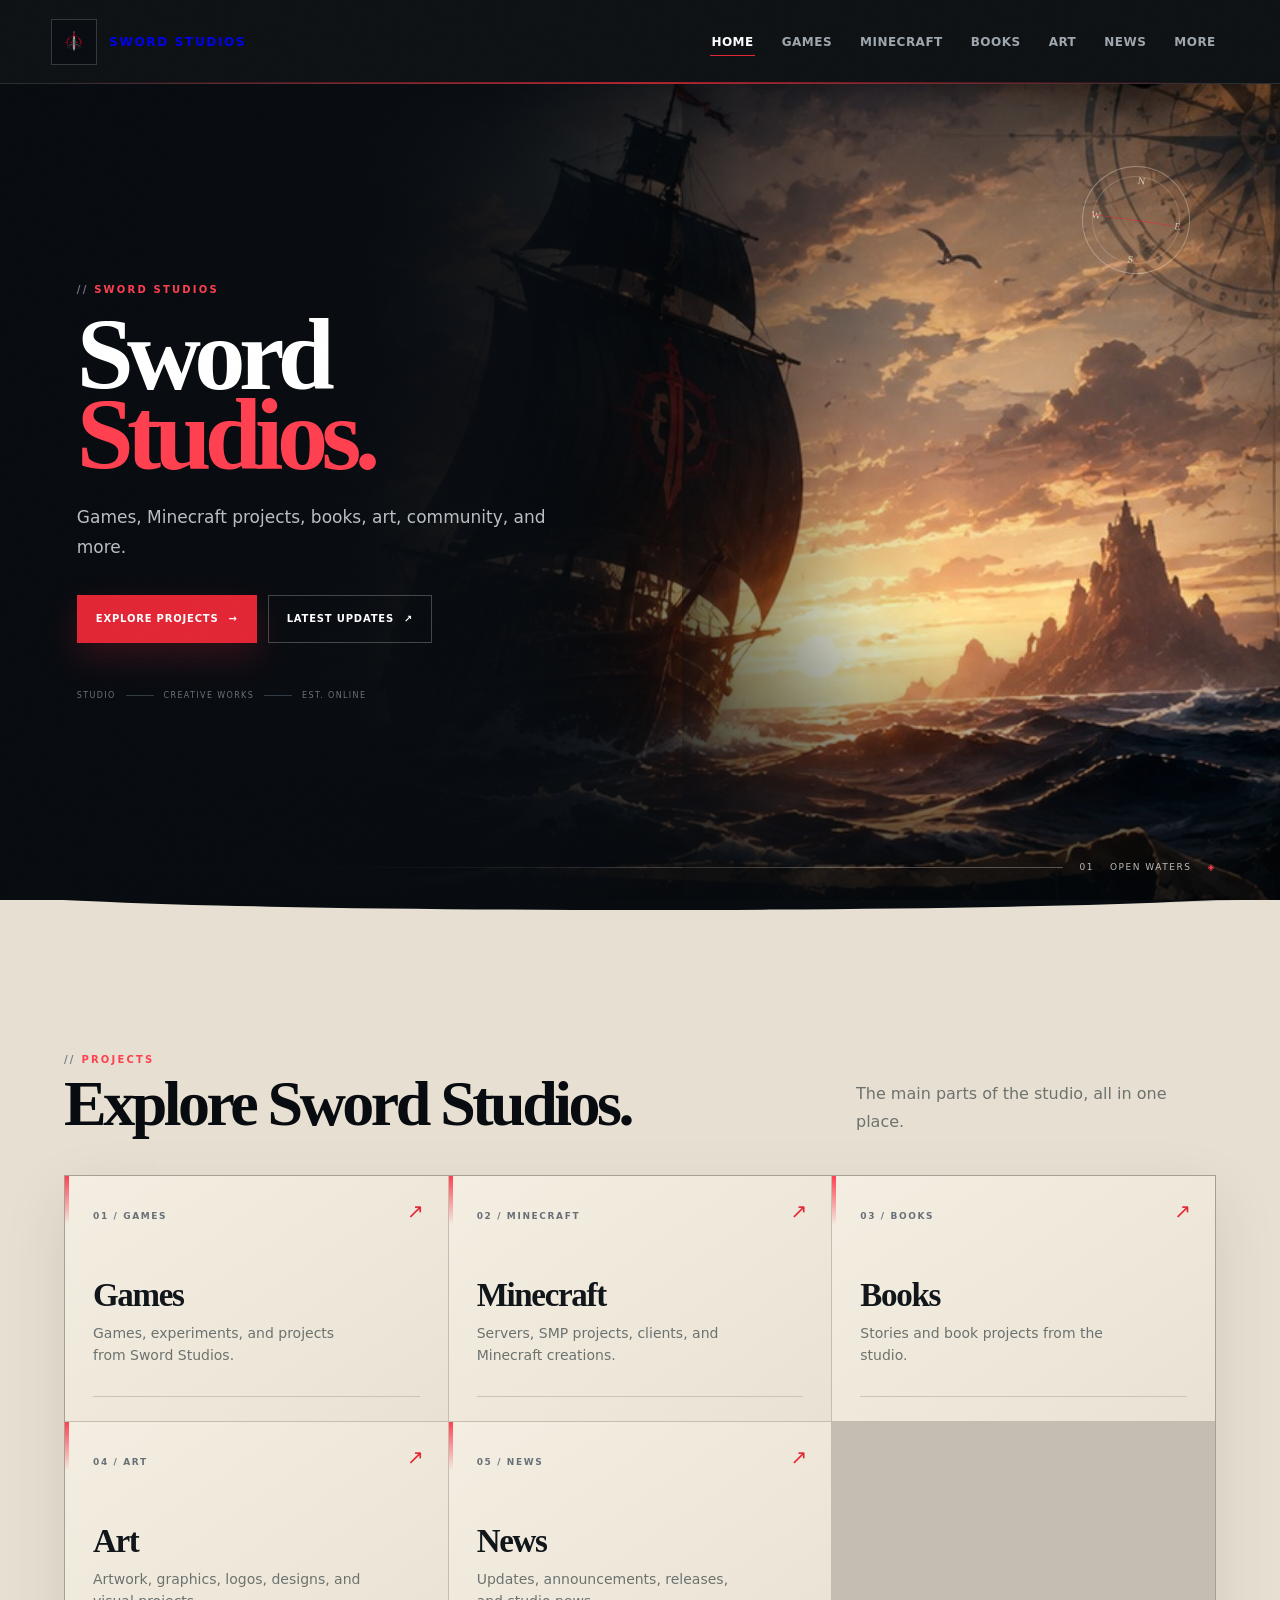
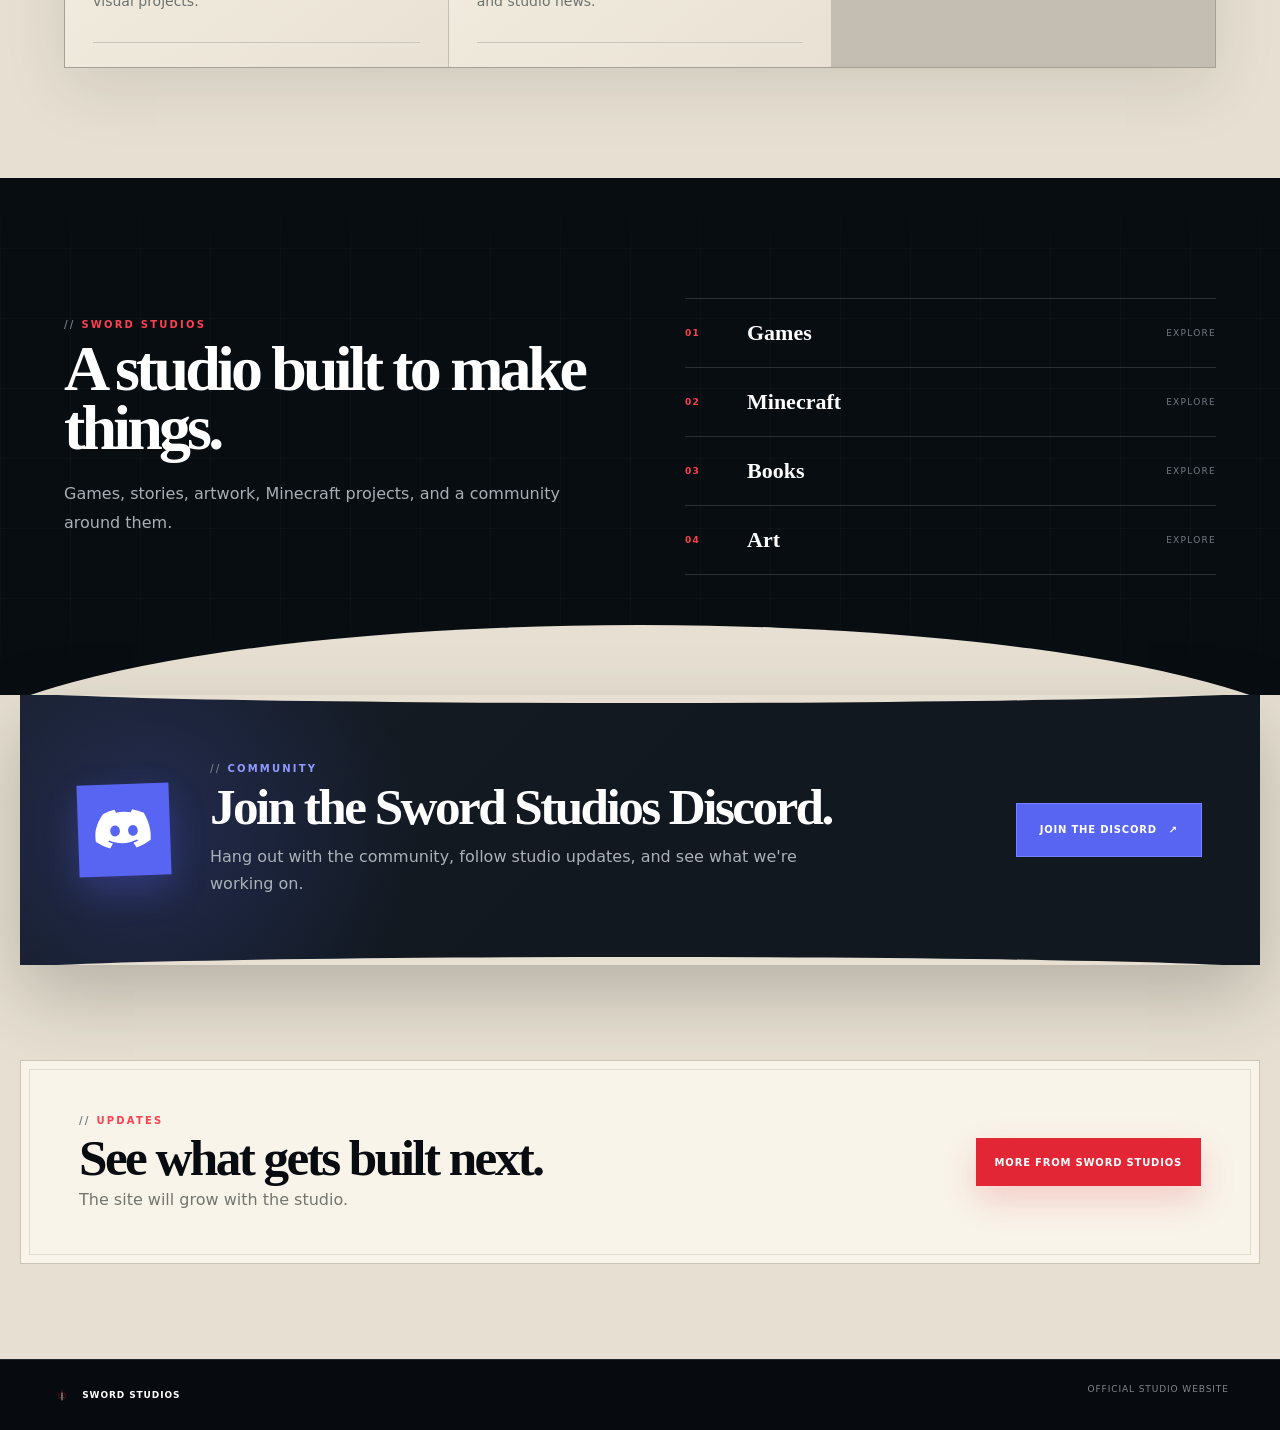
<file: index.html>
<!doctype html>
<html lang="en">
<head>
<meta charset="utf-8"><meta name="viewport" content="width=device-width,initial-scale=1">
<title>Sword Studios</title>
<meta name="description" content="The official Sword Studios website — games, Minecraft, books, art, community, and more.">
<link rel="icon" href="assets/favicon.png" type="image/png"><link rel="stylesheet" href="styles.css">
</head>
<body>
<div class="page-grain" aria-hidden="true"></div>
<header class="site-header">
  <a class="brand" href="index.html" aria-label="Sword Studios home">
    <div class="brand-mark"><img src="assets/favicon.png" alt=""></div><span>SWORD STUDIOS</span>
  </a>
  <button class="menu-button" aria-label="Open navigation" aria-expanded="false"><span></span><span></span><span></span></button>
  <nav class="nav"><a class="active" href="index.html">Home</a><a href="games.html">Games</a><a href="minecraft.html">Minecraft</a><a href="books.html">Books</a><a href="art.html">Art</a><a href="news.html">News</a><a href="more.html">More</a></nav>
</header>
<main>
<section class="hero">
  <div class="hero-map-lines" aria-hidden="true"></div>
  <div class="hero-copy reveal">
    <div class="eyebrow">Sword Studios</div>
    <h1>Sword<br><span>Studios.</span></h1>
    <p>Games, Minecraft projects, books, art, community, and more.</p>
    <div class="hero-buttons"><a class="button primary" href="#projects">Explore projects <span>→</span></a><a class="button secondary" href="news.html">Latest updates <span>↗</span></a></div>
    <div class="hero-coordinates"><span>STUDIO</span><i></i><span>CREATIVE WORKS</span><i></i><span>EST. ONLINE</span></div>
  </div>
  <div class="hero-art reveal delay-1">
    <div class="hero-ocean"></div>
    <div class="hero-art-vignette"></div>
    <div class="hero-compass" aria-hidden="true"><span>N</span><span>E</span><span>S</span><span>W</span></div>
    <div class="hero-caption"><span>01</span><span>OPEN WATERS</span><span>◈</span></div>
  </div>
</section>
<section class="paper-break" aria-hidden="true"><div></div></section>
<section class="section projects" id="projects">
  <div class="section-inner">
    <div class="section-heading reveal"><div><div class="section-kicker">Projects</div><h2>Explore Sword Studios.</h2></div><p>The main parts of the studio, all in one place.</p></div>
    <div class="project-grid">
      <a class="project-card reveal" href="games.html" aria-label="Games"><span class="project-number">01 / GAMES</span><span class="project-arrow">↗</span><h3>Games</h3><p>Games, experiments, and projects from Sword Studios.</p><div class="card-line"></div></a>
      <a class="project-card reveal delay-1" href="minecraft.html"><span class="project-number">02 / MINECRAFT</span><span class="project-arrow">↗</span><h3>Minecraft</h3><p>Servers, SMP projects, clients, and Minecraft creations.</p><div class="card-line"></div></a>
      <a class="project-card reveal delay-2" href="books.html"><span class="project-number">03 / BOOKS</span><span class="project-arrow">↗</span><h3>Books</h3><p>Stories and book projects from the studio.</p><div class="card-line"></div></a>
      <a class="project-card reveal" href="art.html"><span class="project-number">04 / ART</span><span class="project-arrow">↗</span><h3>Art</h3><p>Artwork, graphics, logos, designs, and visual projects.</p><div class="card-line"></div></a>
      <a class="project-card reveal delay-1" href="news.html"><span class="project-number">05 / NEWS</span><span class="project-arrow">↗</span><h3>News</h3><p>Updates, announcements, releases, and studio news.</p><div class="card-line"></div></a>
    </div>
  </div>
</section>
<section class="ocean-section">
  <div class="ocean-section-inner">
    <div class="ocean-copy reveal"><div class="section-kicker">Sword Studios</div><h2>A studio built to make things.</h2><p>Games, stories, artwork, Minecraft projects, and a community around them.</p></div>
    <div class="route-grid reveal delay-1">
      <a href="games.html"><span>01</span><strong>Games</strong><em>Explore</em></a>
      <a href="minecraft.html"><span>02</span><strong>Minecraft</strong><em>Explore</em></a>
      <a href="books.html"><span>03</span><strong>Books</strong><em>Explore</em></a>
      <a href="art.html"><span>04</span><strong>Art</strong><em>Explore</em></a>
    </div>
  </div>
</section>
<section class="discord-cta reveal">
  <div class="scroll-edge top" aria-hidden="true"></div>
  <div class="discord-inner">
    <div class="discord-emblem" aria-hidden="true">
      <svg viewBox="0 0 48 48" role="img"><path fill="currentColor" d="M40.9 10.3A38.2 38.2 0 0 0 31.3 7l-1.2 2.5a28 28 0 0 0-12.2 0L16.7 7a38.2 38.2 0 0 0-9.6 3.3C1.1 17.9-.6 25.4.2 32.8a38.7 38.7 0 0 0 11.8 6 29 29 0 0 0 2.5-3.9 24.6 24.6 0 0 1-3.9-1.9l.9-.7c7.5 3.5 15.6 3.5 23 0l.9.7c-1.2.7-2.5 1.3-3.9 1.9a29 29 0 0 0 2.5 3.9 38.7 38.7 0 0 0 11.8-6c.9-8.6-1.5-16-4.9-22.5ZM16.6 29.1c-2.2 0-4-2-4-4.5s1.8-4.5 4-4.5 4 2 4 4.5-1.8 4.5-4 4.5Zm14.8 0c-2.2 0-4-2-4-4.5s1.8-4.5 4-4.5 4 2 4 4.5-1.8 4.5-4 4.5Z"/></svg>
    </div>
    <div class="discord-copy"><div class="section-kicker">Community</div><h2>Join the Sword Studios Discord.</h2><p>Hang out with the community, follow studio updates, and see what we're working on.</p></div>
    <a class="discord-button" href="https://discord.gg/aHGEQFrE2t" target="_blank" rel="noopener">Join the Discord <span>↗</span></a>
  </div>
  <div class="scroll-edge bottom" aria-hidden="true"></div>
</section>
<section class="closing reveal"><div><div class="section-kicker">Updates</div><h2>See what gets built next.</h2><p>The site will grow with the studio.</p></div><a class="button primary" href="more.html">More from Sword Studios</a></section>
</main>
<footer><div class="footer-brand"><img src="assets/favicon.png" alt=""> <span>SWORD STUDIOS</span></div><span>Official studio website</span></footer>
<script src="script.js"></script>
</body></html>
</file>
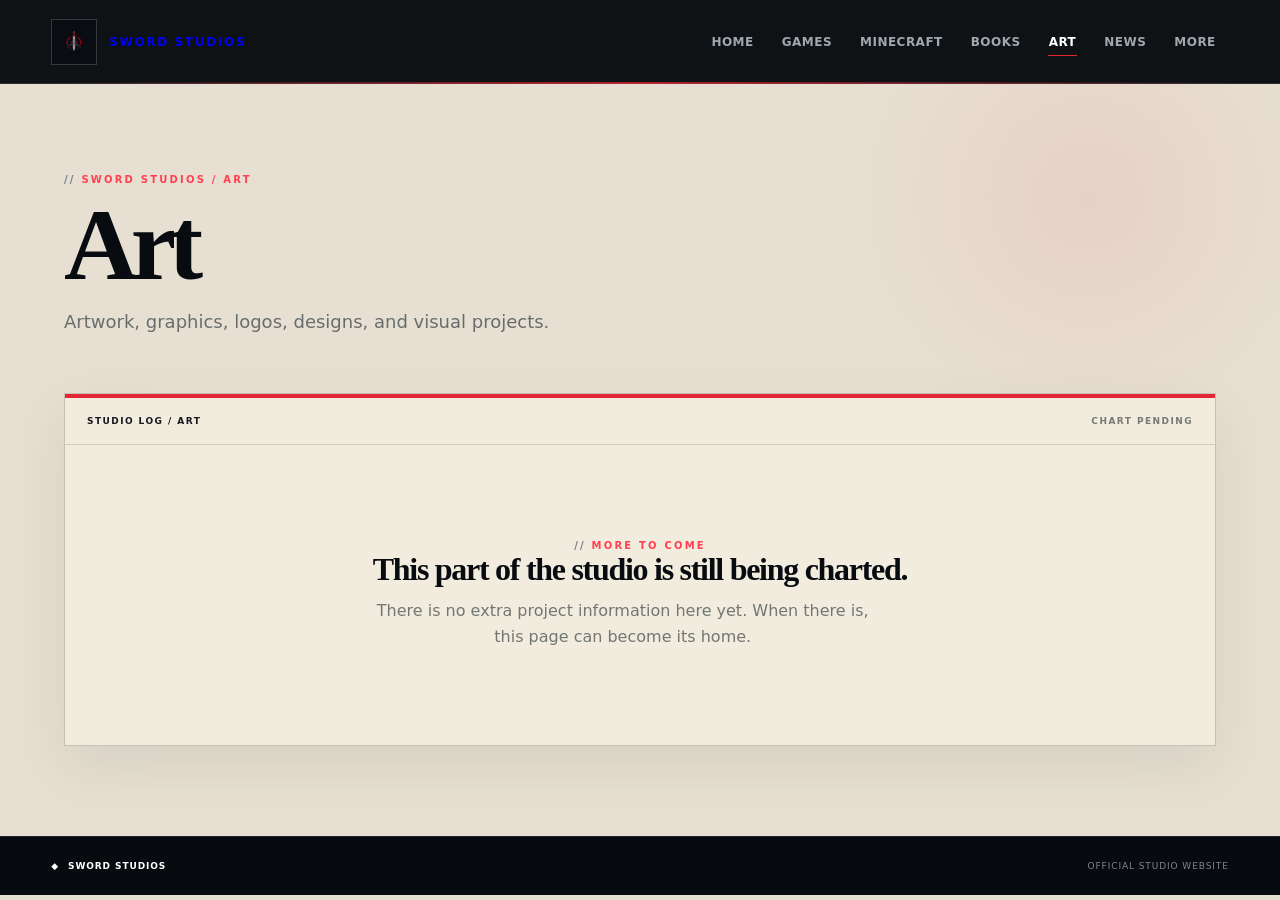
<file: art.html>
<!doctype html><html lang="en"><head><meta charset="utf-8"><meta name="viewport" content="width=device-width,initial-scale=1"><title>Art — Sword Studios</title><meta name="description" content="Artwork, graphics, logos, designs, and visual projects."><link rel="icon" href="assets/favicon.png" type="image/png"><link rel="stylesheet" href="styles.css"></head><body>
<header class="site-header"><a class="brand" href="index.html" aria-label="Sword Studios home"><div class="brand-mark"><img src="assets/favicon.png" alt=""></div><span>SWORD STUDIOS</span></a><button class="menu-button" aria-label="Open navigation" aria-expanded="false"><span></span><span></span><span></span></button><nav class="nav"><a class="" href="index.html">Home</a><a class="" href="games.html">Games</a><a class="" href="minecraft.html">Minecraft</a><a class="" href="books.html">Books</a><a class="active" href="art.html">Art</a><a class="" href="news.html">News</a><a class="" href="more.html">More</a></nav></header>
<main class="inner-page"><div class="inner-wrap"><div class="eyebrow">Sword Studios / ART</div><h1>Art</h1><p class="lead">Artwork, graphics, logos, designs, and visual projects.</p><div class="page-board"><div class="board-top"><strong>Studio log / ART</strong><span>Chart pending</span></div><div class="board-body"><div><div class="section-kicker">More to come</div><h2>This part of the studio is still being charted.</h2><p>There is no extra project information here yet. When there is, this page can become its home.</p></div></div></div></div></main>
<footer><div class="footer-brand"><span>◆</span> SWORD STUDIOS</div><span>Official studio website</span></footer><script src="script.js"></script></body></html>
</file>
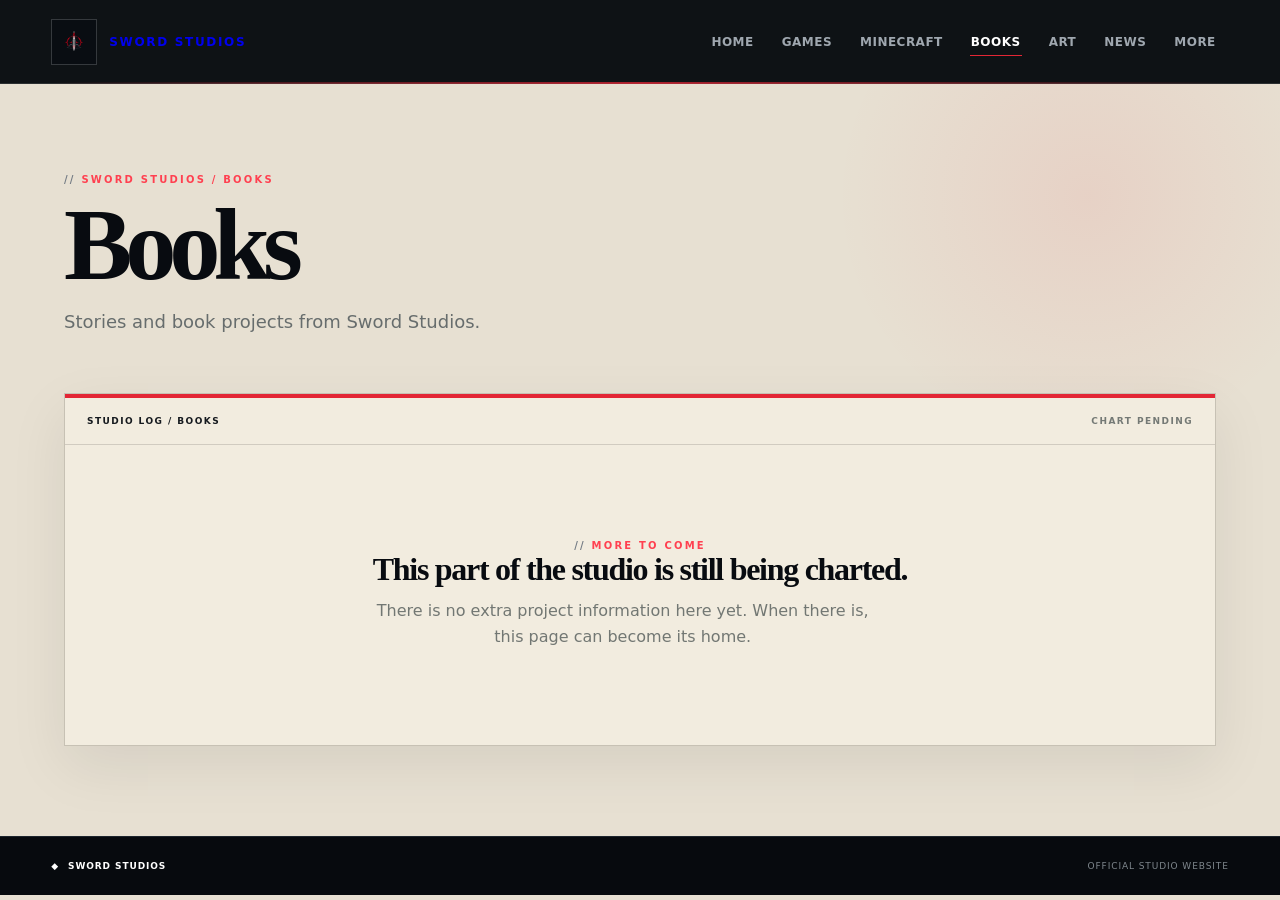
<file: books.html>
<!doctype html><html lang="en"><head><meta charset="utf-8"><meta name="viewport" content="width=device-width,initial-scale=1"><title>Books — Sword Studios</title><meta name="description" content="Stories and book projects from Sword Studios."><link rel="icon" href="assets/favicon.png" type="image/png"><link rel="stylesheet" href="styles.css"></head><body>
<header class="site-header"><a class="brand" href="index.html" aria-label="Sword Studios home"><div class="brand-mark"><img src="assets/favicon.png" alt=""></div><span>SWORD STUDIOS</span></a><button class="menu-button" aria-label="Open navigation" aria-expanded="false"><span></span><span></span><span></span></button><nav class="nav"><a class="" href="index.html">Home</a><a class="" href="games.html">Games</a><a class="" href="minecraft.html">Minecraft</a><a class="active" href="books.html">Books</a><a class="" href="art.html">Art</a><a class="" href="news.html">News</a><a class="" href="more.html">More</a></nav></header>
<main class="inner-page"><div class="inner-wrap"><div class="eyebrow">Sword Studios / BOOKS</div><h1>Books</h1><p class="lead">Stories and book projects from Sword Studios.</p><div class="page-board"><div class="board-top"><strong>Studio log / BOOKS</strong><span>Chart pending</span></div><div class="board-body"><div><div class="section-kicker">More to come</div><h2>This part of the studio is still being charted.</h2><p>There is no extra project information here yet. When there is, this page can become its home.</p></div></div></div></div></main>
<footer><div class="footer-brand"><span>◆</span> SWORD STUDIOS</div><span>Official studio website</span></footer><script src="script.js"></script></body></html>
</file>
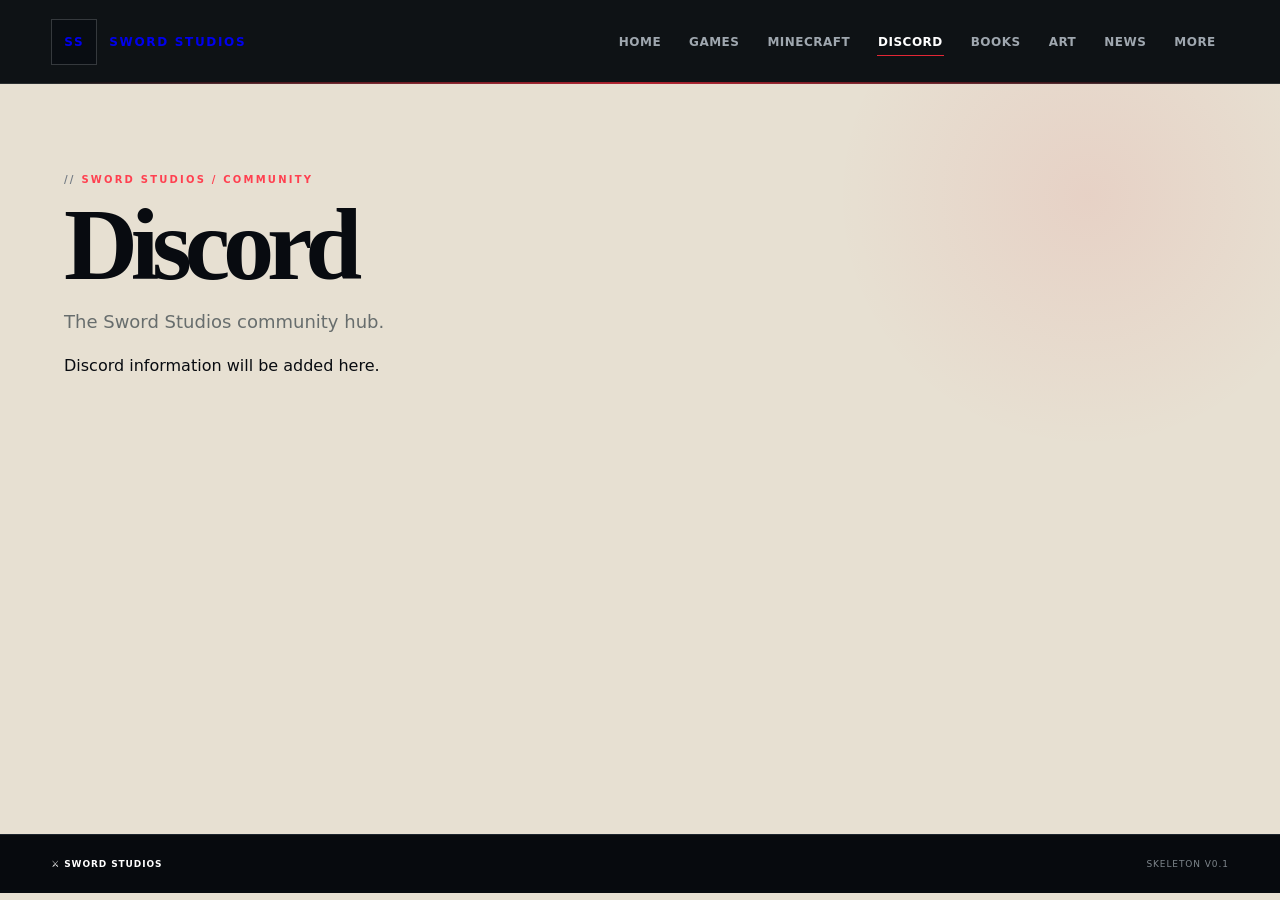
<file: discord.html>
<!doctype html><html lang="en"><head><meta charset="utf-8"><meta name="viewport" content="width=device-width,initial-scale=1"><title>Discord — Sword Studios</title><link rel="icon" href="favicon.svg" type="image/svg+xml"><link rel="stylesheet" href="styles.css"></head><body><header class="site-header"><a class="brand" href="index.html"><div class="brand-mark">SS</div><span>SWORD STUDIOS</span></a><button class="menu-button">☰</button><nav class="nav"><a href="index.html">Home</a><a href="games.html">Games</a><a href="minecraft.html">Minecraft</a><a class="active" href="discord.html">Discord</a><a href="books.html">Books</a><a href="art.html">Art</a><a href="news.html">News</a><a href="more.html">More</a></nav></header><main class="inner-page"><div class="eyebrow">SWORD STUDIOS / COMMUNITY</div><h1>Discord</h1><p class="lead">The Sword Studios community hub.</p><div class="empty-panel">Discord information will be added here.</div></main><footer><div class="footer-brand">⚔ SWORD STUDIOS</div><span>Skeleton v0.1</span></footer><script src="script.js"></script></body></html>
</file>
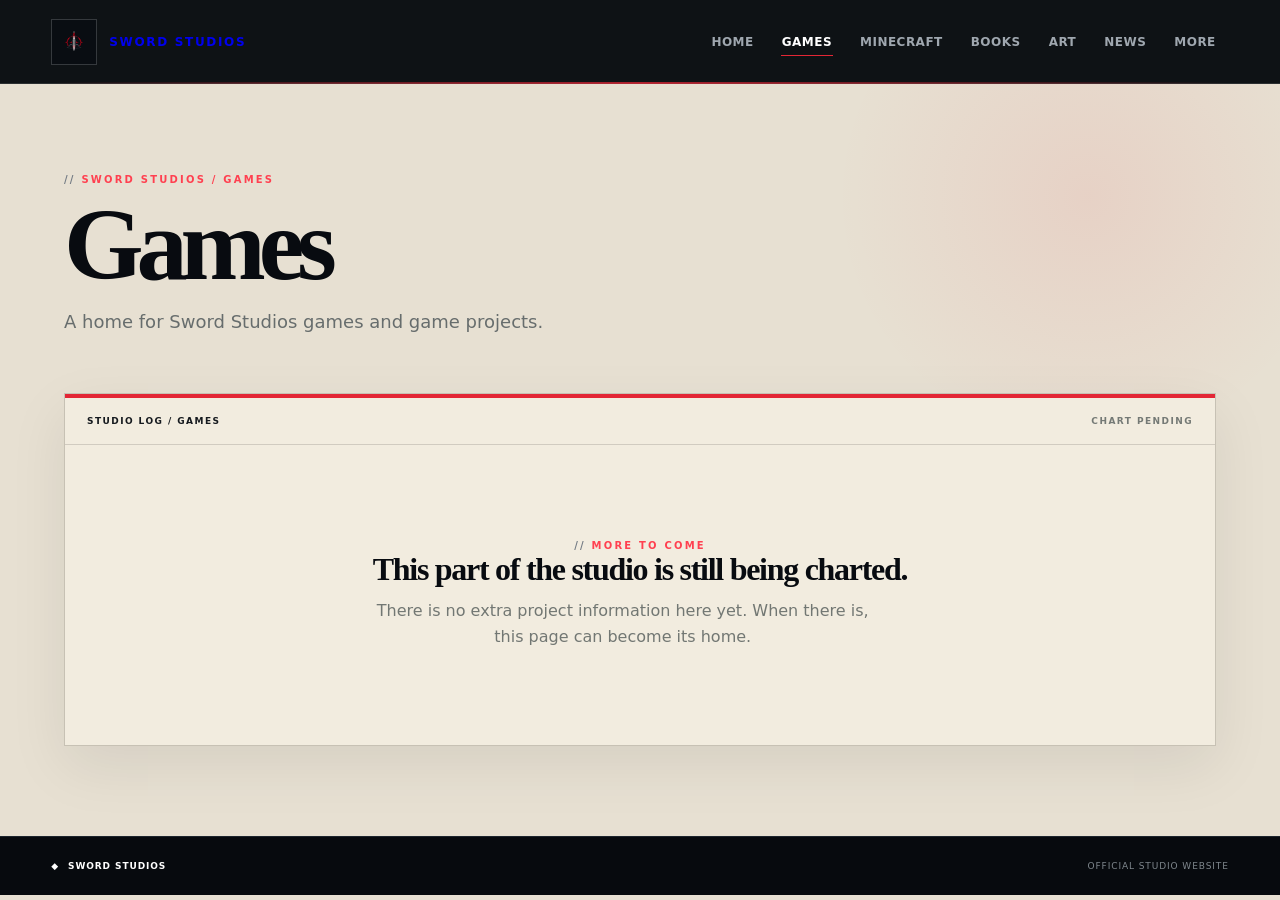
<file: games.html>
<!doctype html><html lang="en"><head><meta charset="utf-8"><meta name="viewport" content="width=device-width,initial-scale=1"><title>Games — Sword Studios</title><meta name="description" content="A home for Sword Studios games and game projects."><link rel="icon" href="assets/favicon.png" type="image/png"><link rel="stylesheet" href="styles.css"></head><body>
<header class="site-header"><a class="brand" href="index.html" aria-label="Sword Studios home"><div class="brand-mark"><img src="assets/favicon.png" alt=""></div><span>SWORD STUDIOS</span></a><button class="menu-button" aria-label="Open navigation" aria-expanded="false"><span></span><span></span><span></span></button><nav class="nav"><a class="" href="index.html">Home</a><a class="active" href="games.html">Games</a><a class="" href="minecraft.html">Minecraft</a><a class="" href="books.html">Books</a><a class="" href="art.html">Art</a><a class="" href="news.html">News</a><a class="" href="more.html">More</a></nav></header>
<main class="inner-page"><div class="inner-wrap"><div class="eyebrow">Sword Studios / GAMES</div><h1>Games</h1><p class="lead">A home for Sword Studios games and game projects.</p><div class="page-board"><div class="board-top"><strong>Studio log / GAMES</strong><span>Chart pending</span></div><div class="board-body"><div><div class="section-kicker">More to come</div><h2>This part of the studio is still being charted.</h2><p>There is no extra project information here yet. When there is, this page can become its home.</p></div></div></div></div></main>
<footer><div class="footer-brand"><span>◆</span> SWORD STUDIOS</div><span>Official studio website</span></footer><script src="script.js"></script></body></html>
</file>
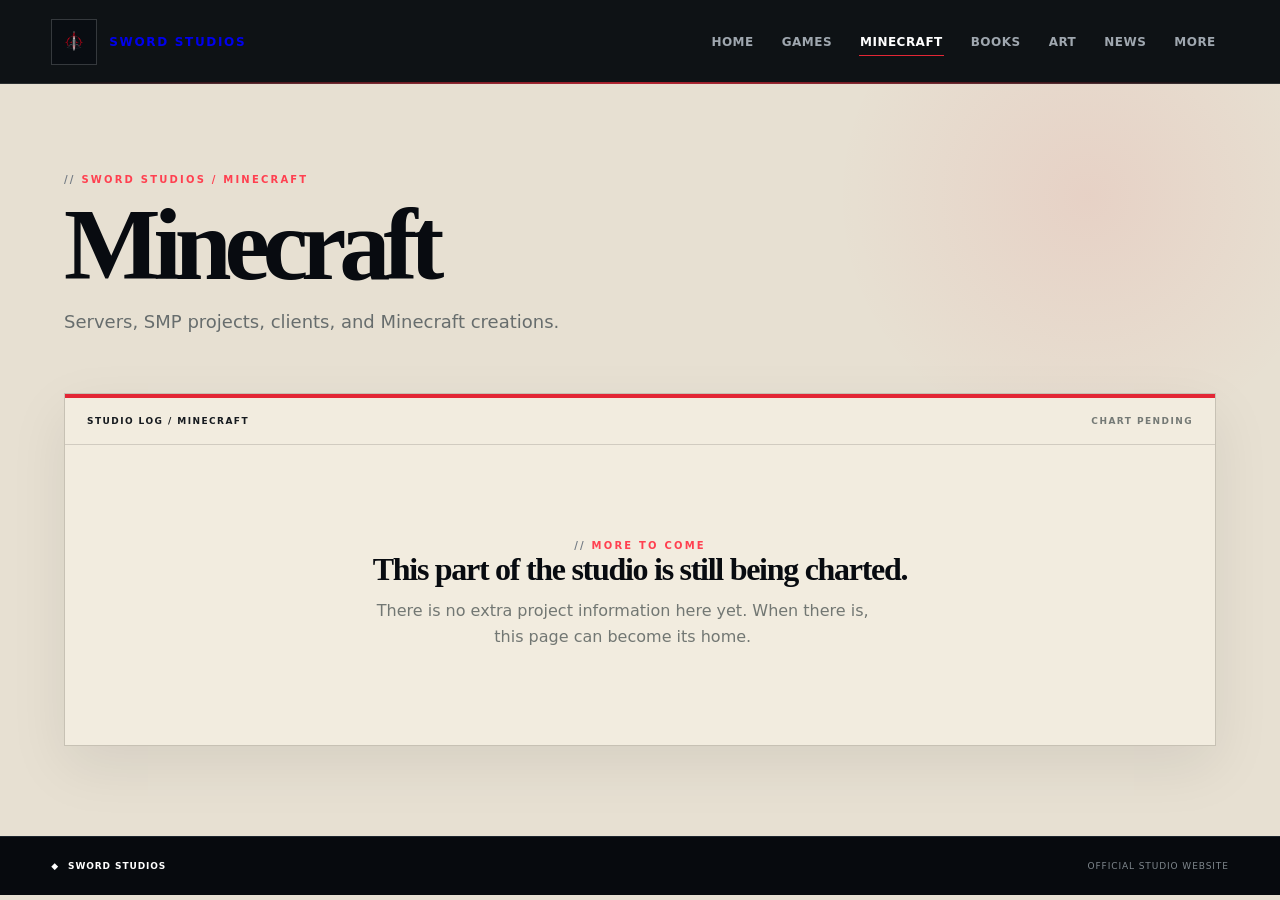
<file: minecraft.html>
<!doctype html><html lang="en"><head><meta charset="utf-8"><meta name="viewport" content="width=device-width,initial-scale=1"><title>Minecraft — Sword Studios</title><meta name="description" content="Servers, SMP projects, clients, and Minecraft creations."><link rel="icon" href="assets/favicon.png" type="image/png"><link rel="stylesheet" href="styles.css"></head><body>
<header class="site-header"><a class="brand" href="index.html" aria-label="Sword Studios home"><div class="brand-mark"><img src="assets/favicon.png" alt=""></div><span>SWORD STUDIOS</span></a><button class="menu-button" aria-label="Open navigation" aria-expanded="false"><span></span><span></span><span></span></button><nav class="nav"><a class="" href="index.html">Home</a><a class="" href="games.html">Games</a><a class="active" href="minecraft.html">Minecraft</a><a class="" href="books.html">Books</a><a class="" href="art.html">Art</a><a class="" href="news.html">News</a><a class="" href="more.html">More</a></nav></header>
<main class="inner-page"><div class="inner-wrap"><div class="eyebrow">Sword Studios / MINECRAFT</div><h1>Minecraft</h1><p class="lead">Servers, SMP projects, clients, and Minecraft creations.</p><div class="page-board"><div class="board-top"><strong>Studio log / MINECRAFT</strong><span>Chart pending</span></div><div class="board-body"><div><div class="section-kicker">More to come</div><h2>This part of the studio is still being charted.</h2><p>There is no extra project information here yet. When there is, this page can become its home.</p></div></div></div></div></main>
<footer><div class="footer-brand"><span>◆</span> SWORD STUDIOS</div><span>Official studio website</span></footer><script src="script.js"></script></body></html>
</file>
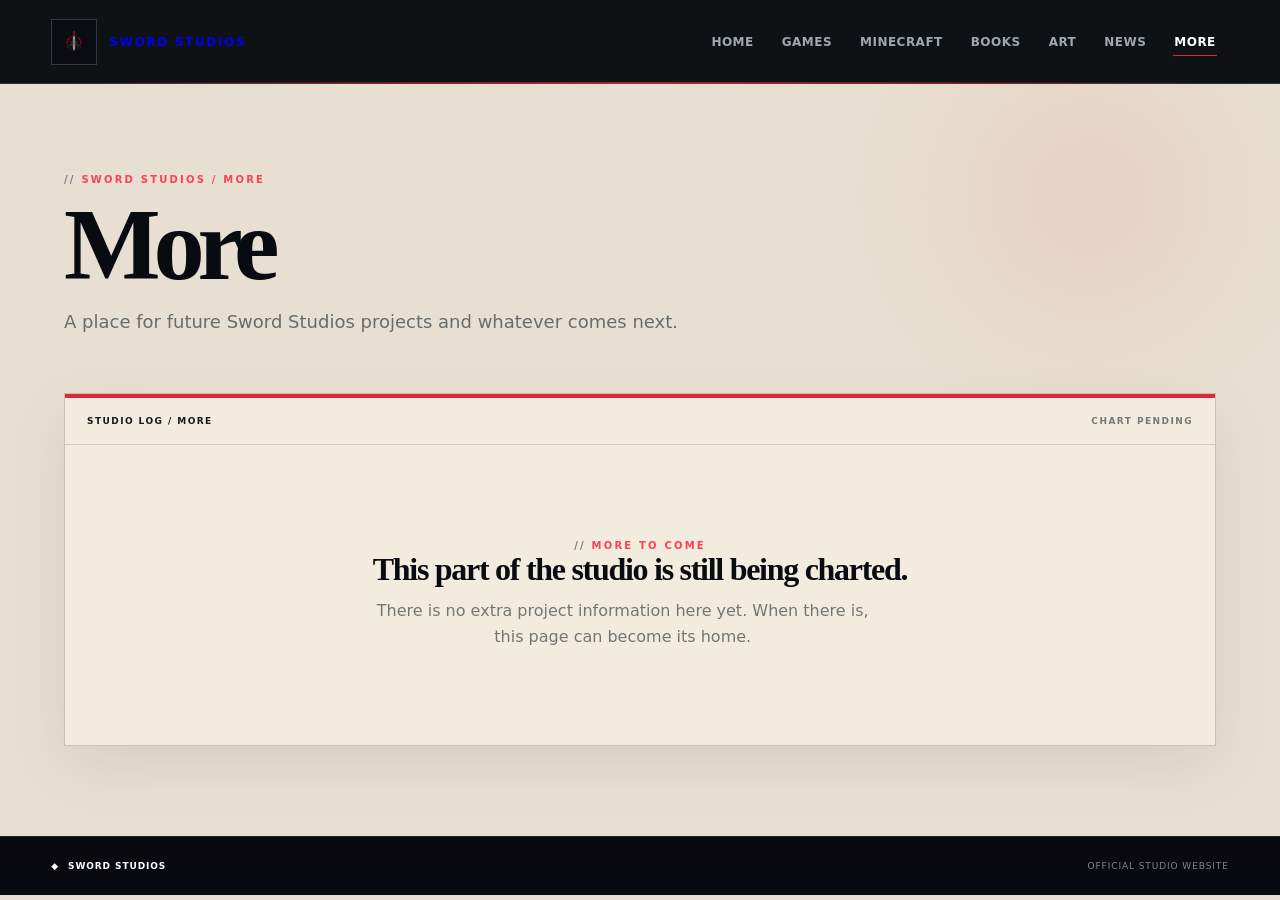
<file: more.html>
<!doctype html><html lang="en"><head><meta charset="utf-8"><meta name="viewport" content="width=device-width,initial-scale=1"><title>More — Sword Studios</title><meta name="description" content="A place for future Sword Studios projects and whatever comes next."><link rel="icon" href="assets/favicon.png" type="image/png"><link rel="stylesheet" href="styles.css"></head><body>
<header class="site-header"><a class="brand" href="index.html" aria-label="Sword Studios home"><div class="brand-mark"><img src="assets/favicon.png" alt=""></div><span>SWORD STUDIOS</span></a><button class="menu-button" aria-label="Open navigation" aria-expanded="false"><span></span><span></span><span></span></button><nav class="nav"><a class="" href="index.html">Home</a><a class="" href="games.html">Games</a><a class="" href="minecraft.html">Minecraft</a><a class="" href="books.html">Books</a><a class="" href="art.html">Art</a><a class="" href="news.html">News</a><a class="active" href="more.html">More</a></nav></header>
<main class="inner-page"><div class="inner-wrap"><div class="eyebrow">Sword Studios / MORE</div><h1>More</h1><p class="lead">A place for future Sword Studios projects and whatever comes next.</p><div class="page-board"><div class="board-top"><strong>Studio log / MORE</strong><span>Chart pending</span></div><div class="board-body"><div><div class="section-kicker">More to come</div><h2>This part of the studio is still being charted.</h2><p>There is no extra project information here yet. When there is, this page can become its home.</p></div></div></div></div></main>
<footer><div class="footer-brand"><span>◆</span> SWORD STUDIOS</div><span>Official studio website</span></footer><script src="script.js"></script></body></html>
</file>
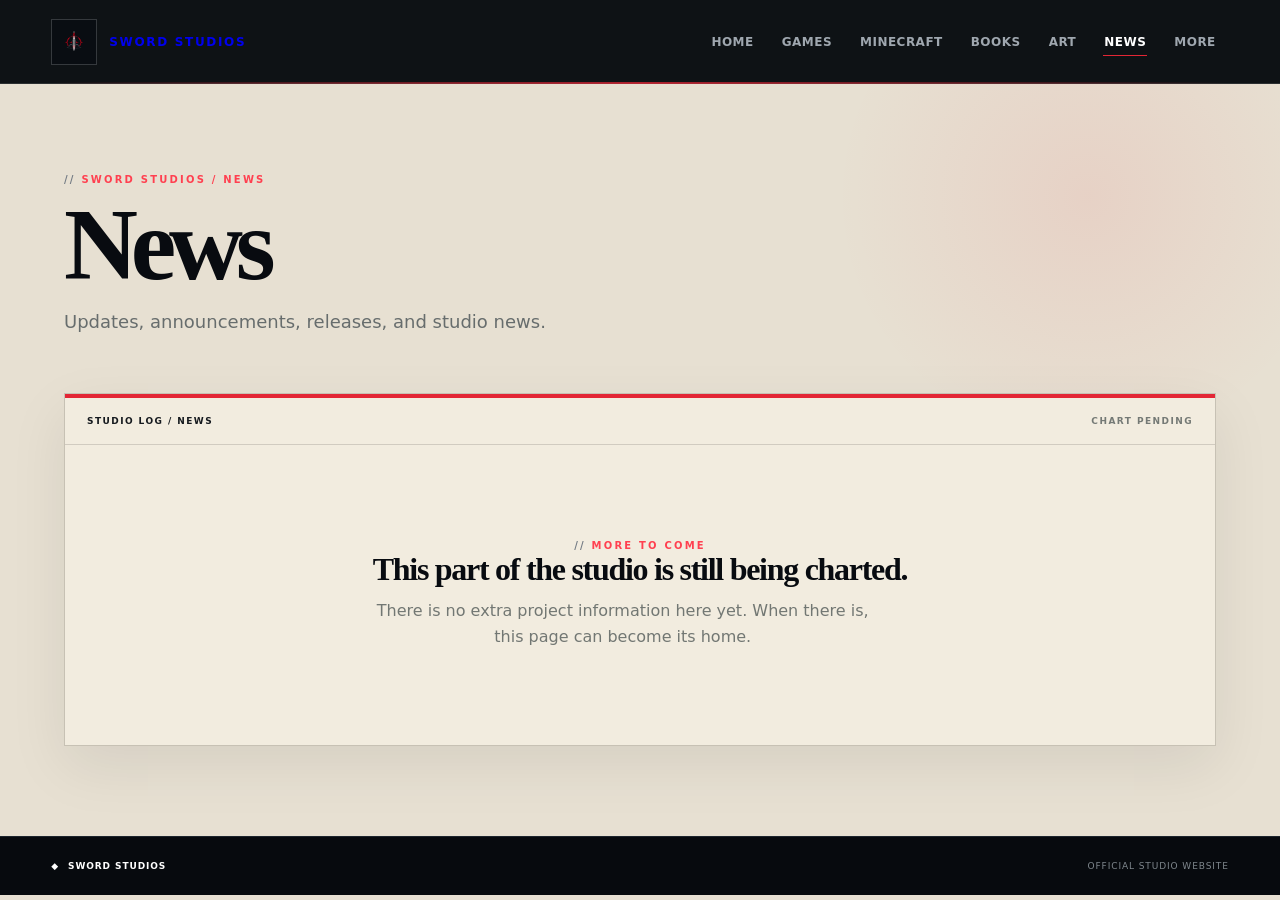
<file: news.html>
<!doctype html><html lang="en"><head><meta charset="utf-8"><meta name="viewport" content="width=device-width,initial-scale=1"><title>News — Sword Studios</title><meta name="description" content="Updates, announcements, releases, and studio news."><link rel="icon" href="assets/favicon.png" type="image/png"><link rel="stylesheet" href="styles.css"></head><body>
<header class="site-header"><a class="brand" href="index.html" aria-label="Sword Studios home"><div class="brand-mark"><img src="assets/favicon.png" alt=""></div><span>SWORD STUDIOS</span></a><button class="menu-button" aria-label="Open navigation" aria-expanded="false"><span></span><span></span><span></span></button><nav class="nav"><a class="" href="index.html">Home</a><a class="" href="games.html">Games</a><a class="" href="minecraft.html">Minecraft</a><a class="" href="books.html">Books</a><a class="" href="art.html">Art</a><a class="active" href="news.html">News</a><a class="" href="more.html">More</a></nav></header>
<main class="inner-page"><div class="inner-wrap"><div class="eyebrow">Sword Studios / NEWS</div><h1>News</h1><p class="lead">Updates, announcements, releases, and studio news.</p><div class="page-board"><div class="board-top"><strong>Studio log / NEWS</strong><span>Chart pending</span></div><div class="board-body"><div><div class="section-kicker">More to come</div><h2>This part of the studio is still being charted.</h2><p>There is no extra project information here yet. When there is, this page can become its home.</p></div></div></div></div></main>
<footer><div class="footer-brand"><span>◆</span> SWORD STUDIOS</div><span>Official studio website</span></footer><script src="script.js"></script></body></html>
</file>
<file: styles.css>
:root{
  --ink:#080b10;--ink2:#101720;--navy:#071521;--navy2:#0c2432;--red:#e32635;--red2:#ff4050;
  --paper:#e7e0d2;--paper2:#f2ecdf;--ivory:#f8f4ea;--gray:#9da4aa;--line:rgba(255,255,255,.14);--darkline:rgba(8,11,16,.16);
  --max:1240px;--shadow:0 30px 90px rgba(0,0,0,.28)
}
*{box-sizing:border-box}html{scroll-behavior:smooth}body{margin:0;background:var(--paper);color:var(--ink);font-family:Inter,ui-sans-serif,system-ui,-apple-system,BlinkMacSystemFont,"Segoe UI",sans-serif;overflow-x:hidden}.page-grain{position:fixed;inset:0;pointer-events:none;z-index:100;opacity:.045;background-image:url("data:image/svg+xml,%3Csvg xmlns='http://www.w3.org/2000/svg' width='140' height='140' viewBox='0 0 140 140'%3E%3Cfilter id='n'%3E%3CfeTurbulence type='fractalNoise' baseFrequency='.8' numOctaves='3' stitchTiles='stitch'/%3E%3C/filter%3E%3Crect width='100%25' height='100%25' filter='url(%23n)' opacity='.35'/%3E%3C/svg%3E")}.site-header{height:84px;padding:0 max(4vw,24px);display:flex;align-items:center;justify-content:space-between;background:rgba(6,10,14,.96);border-bottom:1px solid rgba(255,255,255,.12);position:relative;z-index:20;color:#fff}.site-header:after{content:"";position:absolute;left:4vw;right:4vw;bottom:-1px;height:2px;background:linear-gradient(90deg,transparent,var(--red),transparent);opacity:.75}.brand{display:flex;align-items:center;gap:12px;text-decoration:none;letter-spacing:.14em;font-size:12px;font-weight:900}.brand-mark{width:46px;height:46px;display:grid;place-items:center;background:#090d12;border:1px solid rgba(255,255,255,.18);overflow:hidden}.brand-mark img{width:42px;height:42px;object-fit:contain}.nav{display:flex;align-items:center;gap:2px}.nav a{position:relative;padding:12px 13px;text-decoration:none;color:#9fa7af;font-size:12px;font-weight:800;letter-spacing:.04em;text-transform:uppercase;transition:.2s color,.2s background}.nav a:before{content:"";position:absolute;left:12px;right:12px;bottom:5px;height:1px;background:var(--red);transform:scaleX(0);transform-origin:left;transition:.25s}.nav a:hover,.nav a.active{color:#fff}.nav a:hover:before,.nav a.active:before{transform:scaleX(1)}.menu-button{display:none;width:44px;height:40px;border:1px solid var(--line);background:#0c1117;align-items:center;justify-content:center;flex-direction:column;gap:5px}.menu-button span{display:block;width:18px;height:1px;background:#fff}.hero{min-height:calc(100svh - 84px);display:block;position:relative;background:#080c11;color:#fff;overflow:hidden}.hero-copy{position:relative;z-index:4;width:min(58%,760px);min-height:calc(100svh - 84px);padding:clamp(54px,8vh,92px) max(4vw,30px) clamp(54px,8vh,92px) max(6vw,30px);display:flex;flex-direction:column;justify-content:center;background:linear-gradient(90deg,#080c11 0%,rgba(8,12,17,.97) 48%,rgba(8,12,17,.72) 72%,rgba(8,12,17,0) 100%)}.hero-copy:after{content:"";position:absolute;right:-120px;top:0;bottom:0;width:180px;background:linear-gradient(90deg,rgba(8,12,17,.38),transparent);pointer-events:none}.eyebrow,.section-kicker{font-size:10px;font-weight:900;letter-spacing:.22em;text-transform:uppercase;color:var(--red2)}.eyebrow:before,.section-kicker:before{content:"// ";color:#737b84}.hero h1{font-family:Georgia,"Times New Roman",serif;font-size:clamp(70px,8vw,118px);line-height:.78;letter-spacing:-.065em;margin:20px 0 28px}.hero h1 span{color:var(--red2)}.hero p{max-width:500px;color:#b9c0c5;font-size:17px;line-height:1.75;margin:0}.hero-buttons{display:flex;gap:11px;flex-wrap:wrap;margin-top:32px}.button{display:inline-flex;align-items:center;justify-content:center;gap:10px;min-height:48px;padding:0 18px;text-decoration:none;text-transform:uppercase;letter-spacing:.08em;font-size:10px;font-weight:900;border:1px solid transparent;transition:.25s transform,.25s box-shadow,.25s background,.25s color}.button:hover{transform:translateY(-3px)}.primary{background:var(--red);color:#fff;box-shadow:0 14px 35px rgba(227,38,53,.2)}.primary:hover{background:var(--red2);box-shadow:0 18px 45px rgba(227,38,53,.3)}.secondary{background:transparent;color:#fff;border-color:rgba(255,255,255,.24)}.secondary:hover{background:#fff;color:#080c11}.hero-coordinates{display:flex;align-items:center;gap:10px;margin-top:48px;color:#68727b;font-size:8px;letter-spacing:.17em}.hero-coordinates i{width:28px;height:1px;background:#313b43}.hero-art{position:absolute;inset:0;overflow:hidden;background:#0b141b}.hero-ocean{position:absolute;inset:0;background-image:url("assets/hero-ocean.jpg");background-size:cover;background-position:center 48%;transform:scale(1.04);filter:saturate(.9) contrast(1.03);animation:seaDrift 18s ease-in-out infinite alternate}.hero-art-vignette{position:absolute;inset:0;background:linear-gradient(90deg,rgba(7,11,15,.98) 0%,rgba(7,11,15,.82) 27%,rgba(7,11,15,.38) 52%,transparent 74%),linear-gradient(0deg,rgba(5,9,13,.78),transparent 35%,rgba(5,9,13,.16));box-shadow:inset 0 0 120px rgba(0,0,0,.42)}.hero-compass{position:absolute;right:7%;top:10%;width:108px;height:108px;border:1px solid rgba(245,238,220,.35);border-radius:50%;color:rgba(245,238,220,.78);font:10px Georgia,serif;display:grid;place-items:center;transform:rotate(8deg)}.hero-compass:before,.hero-compass:after{content:"";position:absolute;inset:9px;border:1px solid rgba(245,238,220,.2);border-radius:50%}.hero-compass:after{inset:50% 4px auto;height:1px;background:rgba(227,38,53,.6);border:0}.hero-compass span{position:absolute}.hero-compass span:nth-child(1){top:8px}.hero-compass span:nth-child(2){right:8px}.hero-compass span:nth-child(3){bottom:8px}.hero-compass span:nth-child(4){left:8px}.hero-caption{position:absolute;left:5%;bottom:28px;right:5%;display:flex;align-items:center;gap:16px;color:rgba(255,255,255,.72);font-size:9px;letter-spacing:.17em}.hero-caption:before{content:"";height:1px;flex:1;background:rgba(255,255,255,.28)}.hero-caption span:last-child{color:var(--red2)}.paper-break{height:44px;background:var(--paper);position:relative;overflow:hidden}.paper-break:before,.paper-break:after{content:"";position:absolute;left:-2%;right:-2%;height:40px;border-radius:50%;background:#080c11}.paper-break:before{top:-30px}.paper-break:after{top:-39px;opacity:.18;transform:rotate(1deg)}.section{padding:110px max(5vw,24px);background:var(--paper)}.section-inner{max-width:var(--max);margin:0 auto}.section-heading{display:flex;justify-content:space-between;align-items:end;gap:35px;margin-bottom:40px}.section-heading h2{font-family:Georgia,"Times New Roman",serif;font-size:clamp(38px,5vw,64px);letter-spacing:-.055em;line-height:.95;margin:9px 0 0}.section-heading p{max-width:360px;color:#6d726f;line-height:1.7;margin:0}.project-grid{display:grid;grid-template-columns:repeat(3,1fr);gap:1px;background:var(--darkline);border:1px solid var(--darkline);box-shadow:0 22px 60px rgba(17,20,22,.1)}.project-card,.project-card:visited{min-height:245px;background:linear-gradient(145deg,#f4eee2,#e9e2d4);color:var(--ink);text-decoration:none;padding:28px;position:relative;overflow:hidden;transition:.3s transform,.3s background,.3s color,.3s box-shadow}.project-card:after{content:"";position:absolute;left:0;top:0;bottom:0;width:4px;background:linear-gradient(var(--red2),transparent);transform:scaleY(.2);transform-origin:top;transition:.3s transform}.project-card:before{content:"";position:absolute;inset:0;background:linear-gradient(135deg,rgba(227,38,53,.08),transparent 42%,rgba(7,21,33,.07));opacity:0;transition:.3s}.project-card:hover{background:#111820;color:#fff;transform:translateY(-5px);z-index:2;box-shadow:0 22px 45px rgba(7,12,18,.18)}.project-card:hover:before{opacity:1}.project-card:hover:after{transform:scaleY(1)}.project-number{font-size:9px;letter-spacing:.18em;color:#687077;font-weight:900}.project-card:hover .project-number{color:#aeb6bc}.project-card h3{font-family:Georgia,"Times New Roman",serif;font-size:33px;letter-spacing:-.04em;margin:54px 0 8px;color:#11161b}.project-card:hover h3{color:#fff}.project-card p{margin:0;max-width:270px;color:#6c726f;line-height:1.6;font-size:14px}.project-card:hover p{color:#aeb6bc}.project-arrow{position:absolute;right:24px;top:23px;color:var(--red);font-size:20px;transition:.25s transform}.project-card:hover .project-arrow{color:#fff;transform:translate(3px,-3px)}.card-line{position:absolute;left:28px;right:28px;bottom:24px;height:1px;background:#c9c5ba;transform-origin:left;transition:.3s transform,.3s background}.project-card:hover .card-line{background:var(--red);transform:scaleX(.38)}.ocean-section{position:relative;background:#080d12;color:#fff;padding:120px max(5vw,24px);overflow:hidden}.ocean-section:before{content:"";position:absolute;inset:0;background:radial-gradient(circle at 15% 30%,rgba(227,38,53,.1),transparent 24%),linear-gradient(115deg,transparent 55%,rgba(255,255,255,.025));background-image:linear-gradient(rgba(255,255,255,.025) 1px,transparent 1px),linear-gradient(90deg,rgba(255,255,255,.025) 1px,transparent 1px);background-size:70px 70px;mask-image:linear-gradient(to bottom,transparent,black 18%,black 82%,transparent)}.ocean-section:after{content:"";position:absolute;left:-5%;right:-5%;bottom:-70px;height:140px;background:var(--paper);border-radius:50% 50% 0 0/100% 100% 0 0}.ocean-section-inner{max-width:var(--max);margin:0 auto;position:relative;z-index:1;display:grid;grid-template-columns:1fr 1fr;gap:90px;align-items:center}.ocean-copy h2{font-family:Georgia,"Times New Roman",serif;font-size:clamp(42px,5vw,70px);line-height:.92;letter-spacing:-.06em;margin:10px 0 22px}.ocean-copy p{color:#a8b0b6;line-height:1.8;max-width:520px}.route-grid{border-top:1px solid var(--line)}.route-grid a,.route-grid a:visited{display:grid;grid-template-columns:44px 1fr auto;gap:18px;align-items:center;padding:21px 0;border-bottom:1px solid var(--line);text-decoration:none;color:#fff;transition:.2s padding,.2s color,.2s border-color}.route-grid a:hover{padding-left:10px;color:#fff;border-color:rgba(227,38,53,.45)}.route-grid span{font-size:9px;letter-spacing:.15em;color:var(--red2);font-weight:900}.route-grid strong{font-family:Georgia,"Times New Roman",serif;font-size:22px;font-weight:600}.route-grid em{font-style:normal;color:#707a82;font-size:9px;letter-spacing:.14em;text-transform:uppercase}.route-grid a:hover em{color:#b9c0c5}.discord-cta{position:relative;max-width:var(--max);margin:0 auto 95px;background:#111820;color:#fff;overflow:hidden;box-shadow:0 30px 75px rgba(0,0,0,.22)}.discord-cta:before{content:"";position:absolute;inset:0;background:radial-gradient(circle at 10% 50%,rgba(88,101,242,.22),transparent 24%),linear-gradient(135deg,rgba(255,255,255,.025),transparent 50%)}.discord-inner{position:relative;z-index:1;min-height:270px;padding:55px 58px;display:grid;grid-template-columns:100px 1fr auto;align-items:center;gap:32px}.discord-emblem{width:92px;height:92px;display:grid;place-items:center;background:#5865f2;color:#fff;box-shadow:0 15px 35px rgba(88,101,242,.28);transform:rotate(-2deg)}.discord-emblem svg{width:58px;height:58px}.discord-copy .section-kicker{color:#8f9bff}.discord-copy h2{font-family:Georgia,"Times New Roman",serif;font-size:clamp(32px,4vw,53px);line-height:.95;letter-spacing:-.05em;margin:9px 0 13px}.discord-copy p{margin:0;max-width:600px;color:#aab2b8;line-height:1.65}.discord-button{display:inline-flex;align-items:center;justify-content:center;gap:12px;min-height:54px;padding:0 23px;background:#5865f2;color:#fff;text-decoration:none;text-transform:uppercase;letter-spacing:.08em;font-size:10px;font-weight:900;border:1px solid #7782ff;transition:.22s transform,.22s box-shadow,.22s background}.discord-button:hover{transform:translateY(-3px);background:#6975ff;box-shadow:0 16px 35px rgba(88,101,242,.3)}.scroll-edge{position:absolute;left:-2%;right:-2%;height:28px;background:var(--paper);border-radius:50%;z-index:2}.scroll-edge.top{top:-20px}.scroll-edge.bottom{bottom:-20px}.closing{max-width:var(--max);margin:0 auto 95px;padding:54px 58px;background:var(--ivory);border:1px solid #cbc4b5;display:flex;justify-content:space-between;align-items:center;gap:30px;position:relative}.closing:before{content:"";position:absolute;inset:8px;border:1px solid rgba(120,105,80,.18);pointer-events:none}.closing h2{font-family:Georgia,"Times New Roman",serif;font-size:clamp(32px,4vw,52px);line-height:.95;letter-spacing:-.05em;margin:8px 0}.closing p{color:#73756f;margin:0}.inner-page{min-height:calc(100vh - 150px);padding:90px max(5vw,24px);background:radial-gradient(circle at 85% 15%,rgba(227,38,53,.08),transparent 20%),var(--paper)}.inner-wrap{max-width:var(--max);margin:0 auto}.inner-page h1{font-family:Georgia,"Times New Roman",serif;font-size:clamp(58px,8vw,104px);line-height:.82;letter-spacing:-.07em;margin:18px 0 20px}.lead{font-size:18px;line-height:1.7;color:#676d6d;max-width:650px}.page-board{margin-top:55px;border:1px solid #c7c1b4;background:var(--paper2);box-shadow:0 20px 55px rgba(15,18,22,.08);position:relative;overflow:hidden}.page-board:before{content:"";display:block;height:4px;background:var(--red)}.board-top{display:flex;justify-content:space-between;gap:20px;padding:18px 22px;border-bottom:1px solid #d1cbc0;font-size:9px;text-transform:uppercase;letter-spacing:.16em;color:#747975;font-weight:900}.board-top strong{color:#15191e}.board-body{min-height:300px;padding:60px 30px;display:grid;place-items:center;text-align:center}.board-body h2{font-family:Georgia,"Times New Roman",serif;margin:0 0 10px;font-size:32px;letter-spacing:-.04em}.board-body p{margin:0;color:#727773;max-width:500px;line-height:1.6}footer{background:#070a0e;color:#7f878d;border-top:1px solid #1d252d;padding:24px max(4vw,24px);display:flex;justify-content:space-between;gap:20px;font-size:9px;letter-spacing:.1em;text-transform:uppercase}footer .footer-brand{display:flex;align-items:center;gap:9px;color:#fff;font-weight:900}footer .footer-brand img{width:22px;height:22px;object-fit:contain}.reveal{opacity:0;transform:translateY(18px);transition:opacity .7s ease,transform .7s ease}.reveal.visible{opacity:1;transform:none}.delay-1{transition-delay:.1s}.delay-2{transition-delay:.2s}@keyframes seaDrift{from{transform:scale(1.04) translate3d(0,0,0)}to{transform:scale(1.08) translate3d(-12px,-6px,0)}}
@media(max-width:950px){.nav{display:none;position:absolute;top:84px;left:0;right:0;padding:12px 5vw;background:#070a0e;border-bottom:1px solid var(--line);flex-direction:column;align-items:stretch}.nav.open{display:flex}.nav a{padding:14px}.menu-button{display:flex}.hero{min-height:calc(100svh - 84px)}.hero-copy{width:100%;min-height:calc(100svh - 84px);padding-top:90px;padding-bottom:75px;background:linear-gradient(90deg,#080c11 0%,rgba(8,12,17,.9) 55%,rgba(8,12,17,.38) 100%)}.hero-copy:after{display:none}.hero-art{min-height:100%;height:100%}.hero-art-vignette{background:linear-gradient(0deg,rgba(7,11,15,.82),rgba(7,11,15,.1) 55%),linear-gradient(90deg,rgba(7,11,15,.55),transparent 70%)}.project-grid{grid-template-columns:repeat(2,1fr)}.ocean-section-inner{grid-template-columns:1fr;gap:55px}.discord-inner{grid-template-columns:90px 1fr}.discord-button{grid-column:2;justify-self:start}.closing{margin-left:5vw;margin-right:5vw}}
@media(max-width:600px){.site-header{padding:0 18px}.brand span{font-size:10px}.brand-mark{width:42px;height:42px}.hero-copy{padding:70px 22px 62px}.hero h1{font-size:70px}.hero p{font-size:15px}.hero-art{min-height:440px}.hero-compass{width:76px;height:76px;top:7%;right:7%}.hero-caption{bottom:18px}.section{padding:78px 20px}.section-heading{display:block}.section-heading p{margin-top:17px}.project-grid{grid-template-columns:1fr}.project-card{min-height:215px}.ocean-section{padding:82px 20px}.route-grid strong{font-size:19px}.discord-cta{margin:0 20px 65px}.discord-inner{grid-template-columns:1fr;padding:45px 26px;gap:22px}.discord-button{grid-column:auto;width:100%}.discord-emblem{width:76px;height:76px}.closing{margin:0 20px 65px;padding:40px 25px;display:block}.closing .button{margin-top:22px;width:100%}.inner-page{padding:65px 20px}.inner-page h1{font-size:62px}.board-body{padding:50px 22px}footer{display:block;line-height:1.7}footer>span{display:block;margin-top:8px}}
</file>
